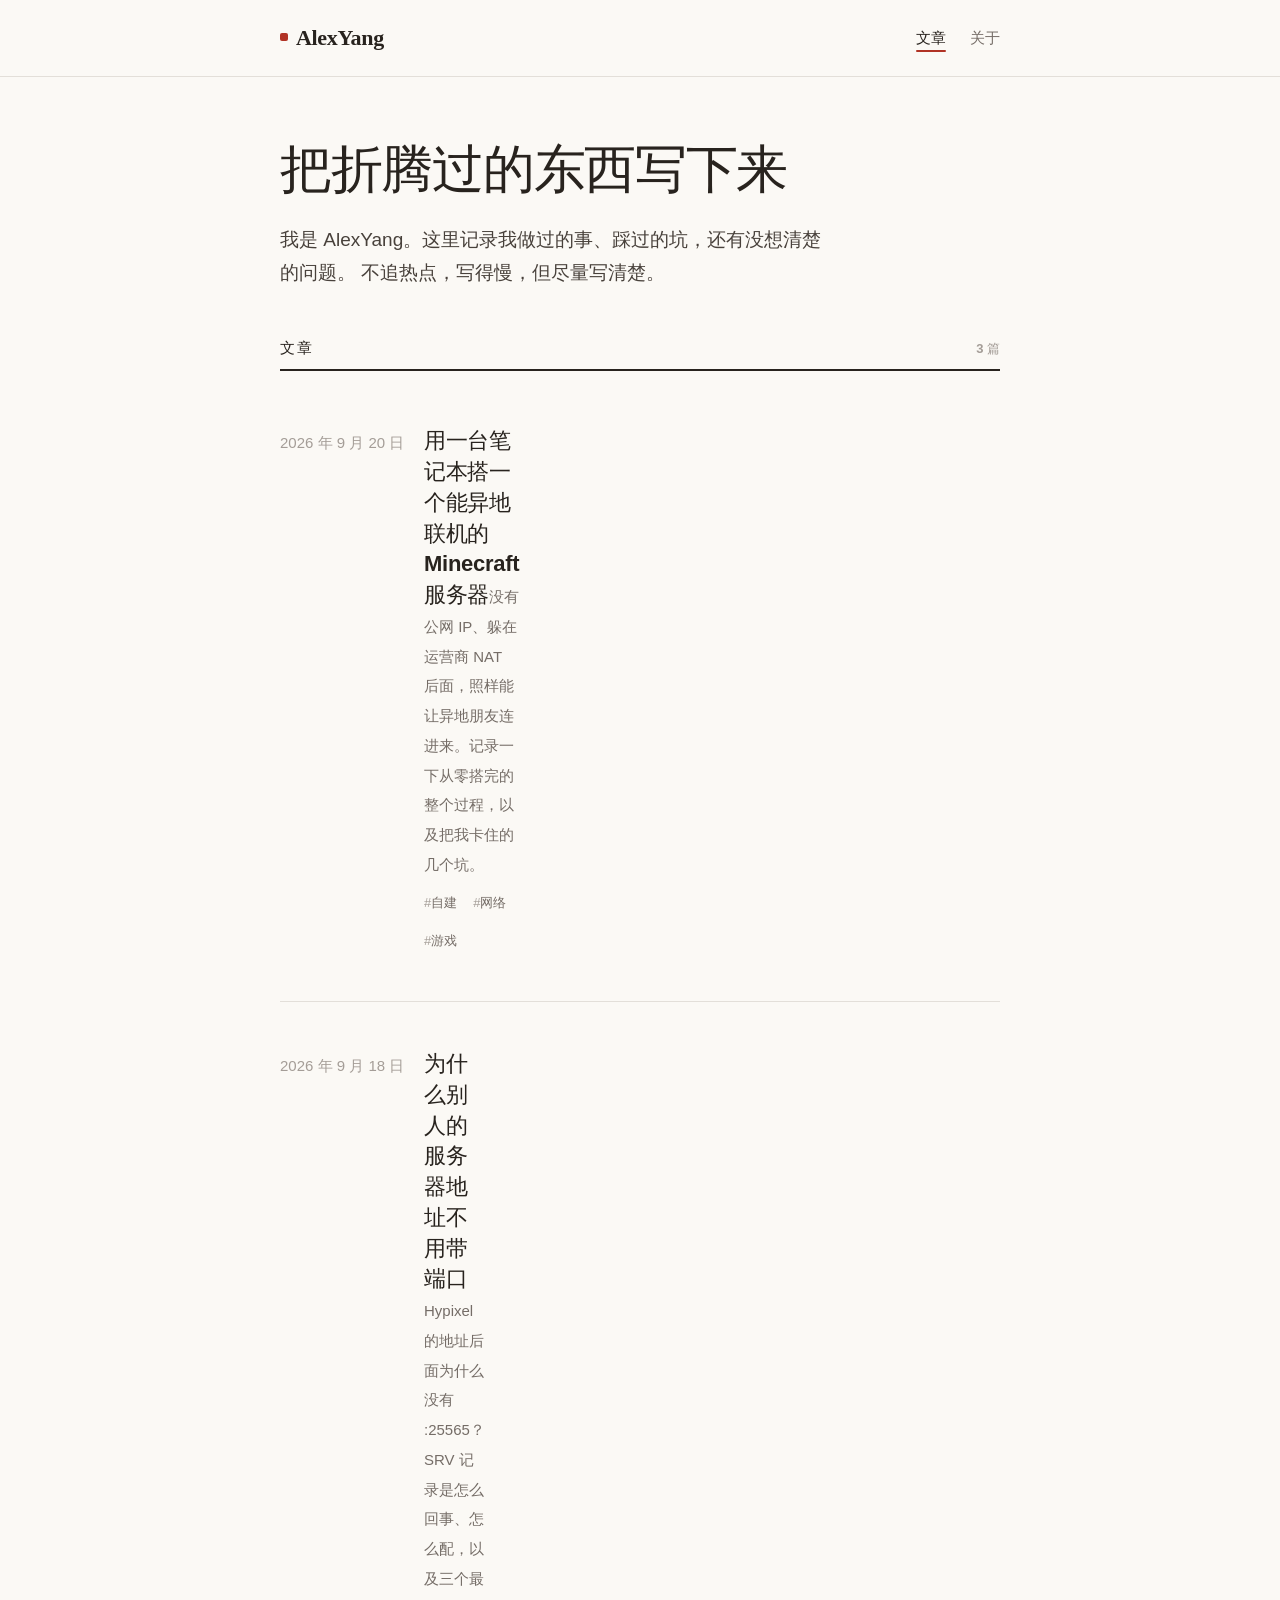
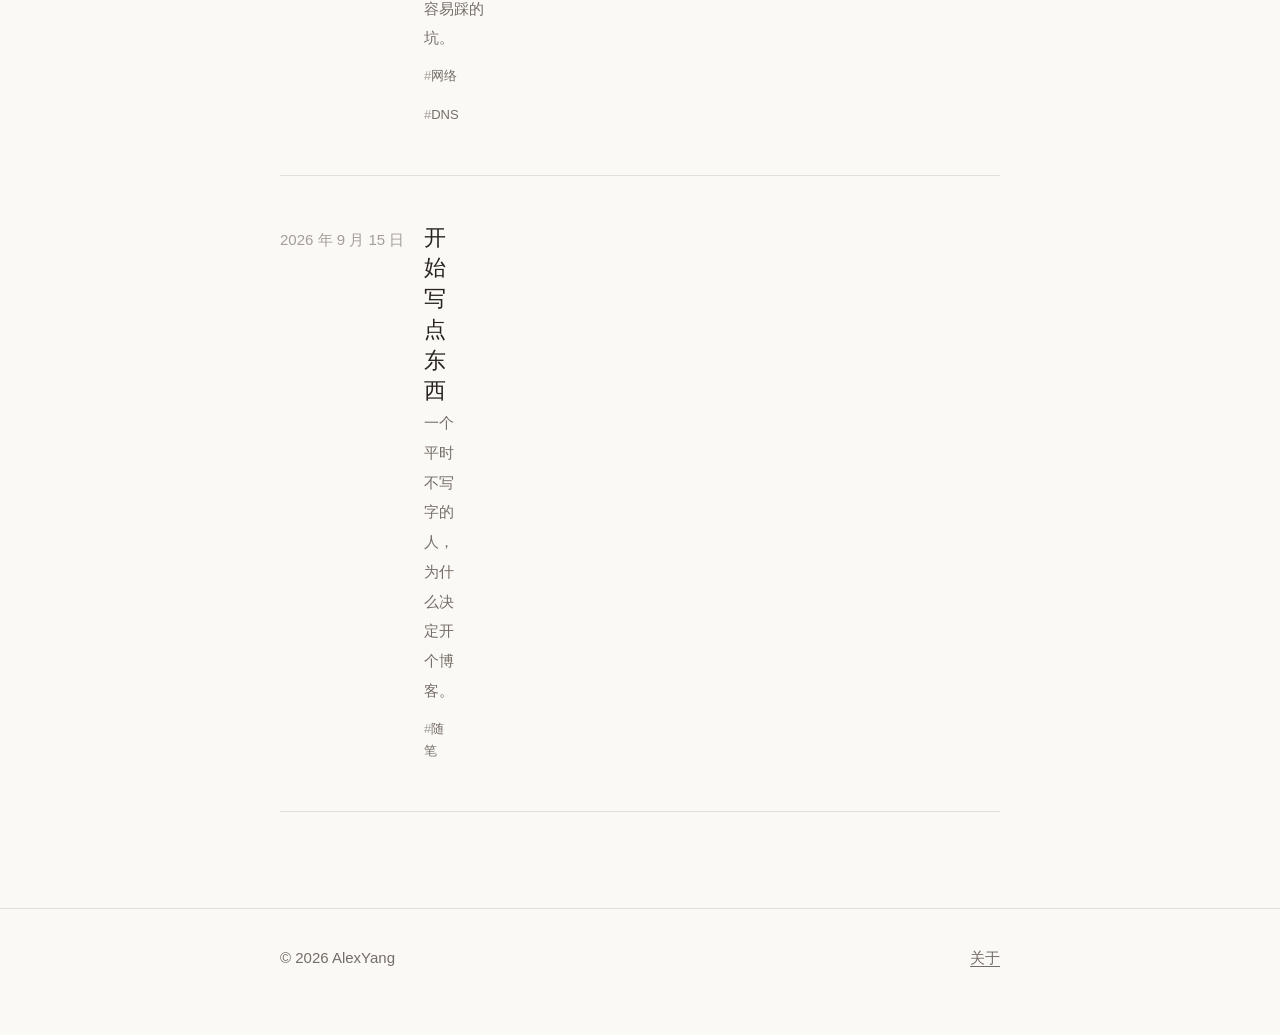
<file: index.html>
<!DOCTYPE html>
<html lang="zh-CN">
<head>
<meta charset="utf-8">
<meta name="viewport" content="width=device-width, initial-scale=1, viewport-fit=cover">
<title>AlexYang</title>
<meta name="description" content="AlexYang 的个人博客：记录做过的事、踩过的坑，和还没想清楚的问题。">
<meta name="color-scheme" content="light dark">
<meta property="og:type" content="website">
<meta property="og:title" content="AlexYang">
<meta property="og:description" content="记录做过的事、踩过的坑，和还没想清楚的问题。">
<meta property="og:url" content="https://alexyang.top/">
<link rel="stylesheet" href="assets/style.css">
<link rel="icon" href="data:image/svg+xml,%3Csvg xmlns='http://www.w3.org/2000/svg' viewBox='0 0 32 32'%3E%3Crect width='32' height='32' rx='7' fill='%23b03521'/%3E%3Ctext x='16' y='23' font-family='Georgia,serif' font-size='19' font-weight='700' fill='%23fff' text-anchor='middle'%3EA%3C/text%3E%3C/svg%3E">
</head>
<body data-page="index">

<a class="skip-link" href="#main">跳到正文</a>

<header class="site-header">
  <div class="site-header__inner">
    <a class="wordmark" href="index.html">
      <span class="wordmark__seal" aria-hidden="true"></span>AlexYang
    </a>
    <nav class="site-nav" aria-label="主导航">
      <a href="index.html" aria-current="page">文章</a>
      <a href="about.html">关于</a>
    </nav>
  </div>
</header>

<main id="main">
  <div class="shell">

    <section class="lede">
      <h1 class="lede__title">把折腾过的东西写下来</h1>
      <p class="lede__text">
        我是 AlexYang。这里记录我做过的事、踩过的坑，还有没想清楚的问题。
        不追热点，写得慢，但尽量写清楚。
      </p>
    </section>

    <h2 class="section-head">
      <span class="section-head__title">文章</span>
      <span class="section-head__count" id="post-count">加载中</span>
    </h2>

    <!-- 加载态：真实存在于 DOM 中，JS 拿到数据后整体替换 -->
    <ul class="skeleton" id="post-list" aria-busy="true" aria-label="文章列表加载中">
      <li>
        <span class="sk-bar sk-bar--date"></span>
        <span>
          <span class="sk-bar sk-bar--title" style="display:block"></span>
          <span class="sk-bar sk-bar--summary" style="display:block"></span>
          <span class="sk-bar sk-bar--summary2" style="display:block"></span>
        </span>
      </li>
      <li>
        <span class="sk-bar sk-bar--date"></span>
        <span>
          <span class="sk-bar sk-bar--title" style="display:block;width:58%"></span>
          <span class="sk-bar sk-bar--summary" style="display:block;width:80%"></span>
        </span>
      </li>
      <li>
        <span class="sk-bar sk-bar--date"></span>
        <span>
          <span class="sk-bar sk-bar--title" style="display:block;width:66%"></span>
          <span class="sk-bar sk-bar--summary" style="display:block;width:88%"></span>
          <span class="sk-bar sk-bar--summary2" style="display:block;width:52%"></span>
        </span>
      </li>
    </ul>

    <noscript>
      <div class="error-box">
        <p class="error-box__title">需要开启 JavaScript</p>
        <p class="error-box__text">文章列表由浏览器在本地渲染。开启 JavaScript 后刷新即可。</p>
        <p class="error-box__text">也可以直接访问 <a href="about.html">关于</a> 页面。</p>
      </div>
    </noscript>

  </div>
</main>

<footer class="site-footer">
  <div class="site-footer__inner">
    <span>© 2026 AlexYang</span>
    <span><a href="about.html">关于</a></span>
  </div>
</footer>

<script src="assets/app.js"></script>
</body>
</html>
</file>
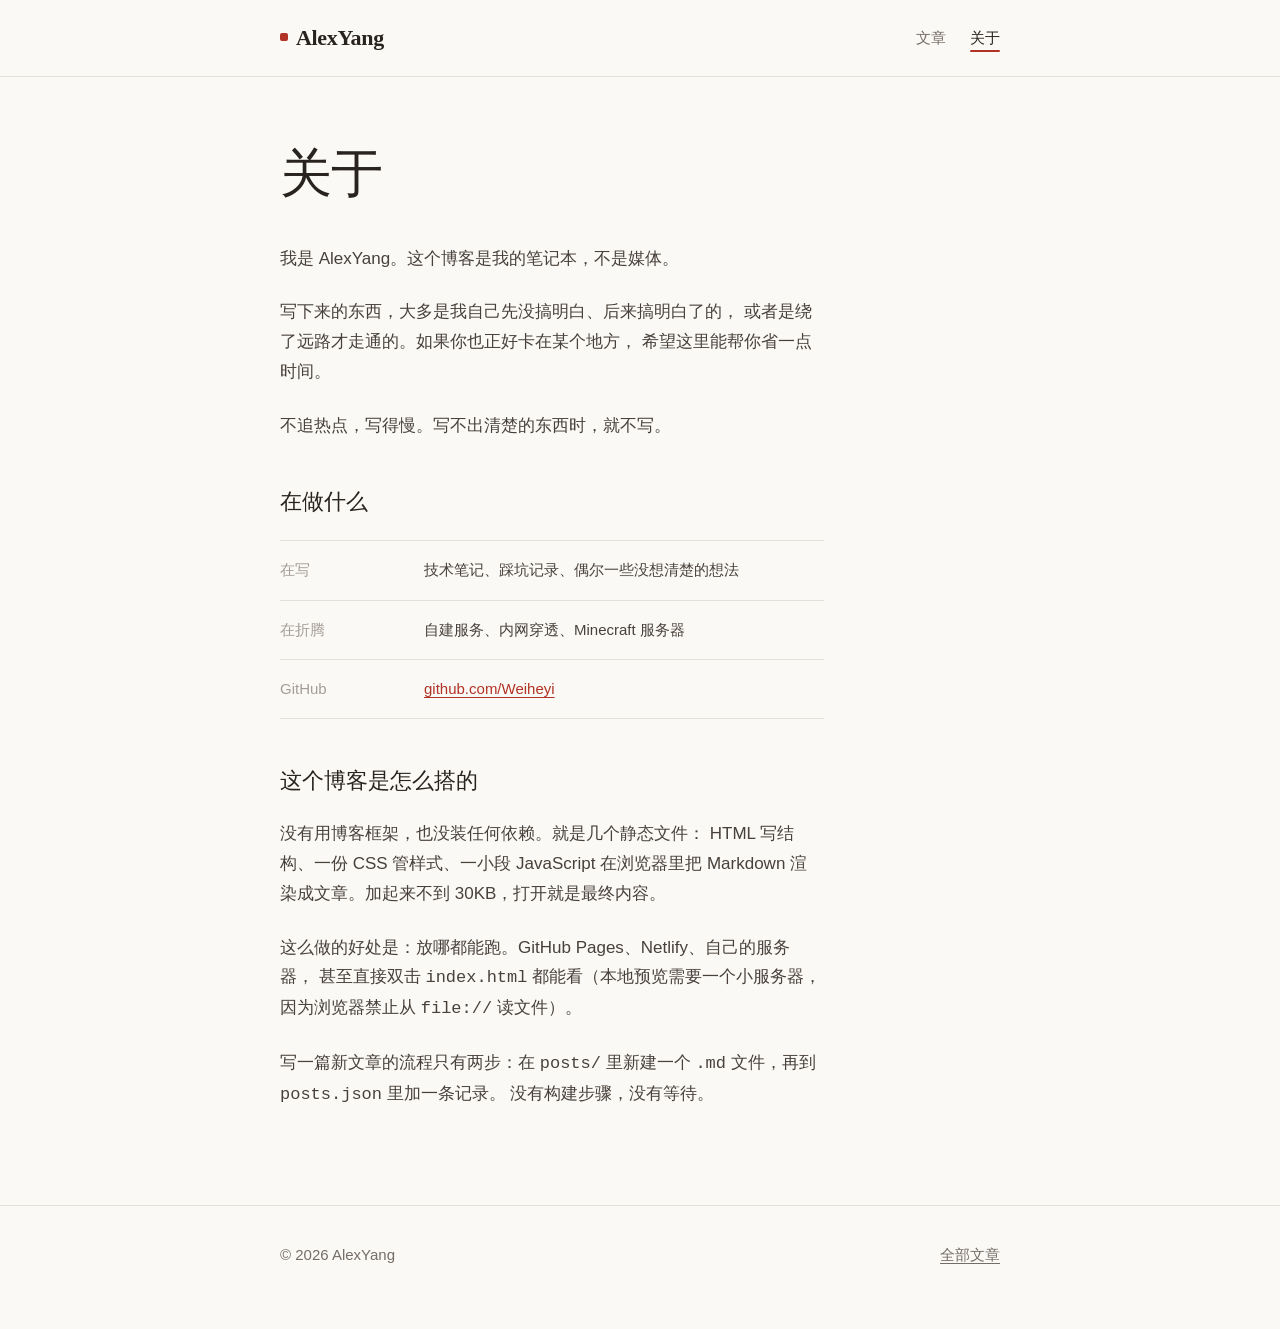
<file: about.html>
<!DOCTYPE html>
<html lang="zh-CN">
<head>
<meta charset="utf-8">
<meta name="viewport" content="width=device-width, initial-scale=1, viewport-fit=cover">
<title>关于 · AlexYang</title>
<meta name="description" content="关于 AlexYang，以及这个博客是怎么搭起来的。">
<meta name="color-scheme" content="light dark">
<link rel="stylesheet" href="assets/style.css">
<link rel="icon" href="data:image/svg+xml,%3Csvg xmlns='http://www.w3.org/2000/svg' viewBox='0 0 32 32'%3E%3Crect width='32' height='32' rx='7' fill='%23b03521'/%3E%3Ctext x='16' y='23' font-family='Georgia,serif' font-size='19' font-weight='700' fill='%23fff' text-anchor='middle'%3EA%3C/text%3E%3C/svg%3E">
</head>
<body data-page="about">

<a class="skip-link" href="#main">跳到正文</a>

<header class="site-header">
  <div class="site-header__inner">
    <a class="wordmark" href="index.html">
      <span class="wordmark__seal" aria-hidden="true"></span>AlexYang
    </a>
    <nav class="site-nav" aria-label="主导航">
      <a href="index.html">文章</a>
      <a href="about.html" aria-current="page">关于</a>
    </nav>
  </div>
</header>

<main id="main">
  <div class="shell">
    <section class="about">
      <h1 class="about__title">关于</h1>

      <div class="about__body">
        <p>
          我是 AlexYang。这个博客是我的笔记本，不是媒体。
        </p>
        <p>
          写下来的东西，大多是我自己先没搞明白、后来搞明白了的，
          或者是绕了远路才走通的。如果你也正好卡在某个地方，
          希望这里能帮你省一点时间。
        </p>
        <p>
          不追热点，写得慢。写不出清楚的东西时，就不写。
        </p>

        <h2>在做什么</h2>
        <ul class="fact-list">
          <li>
            <span class="fact-key">在写</span>
            <span class="fact-val">技术笔记、踩坑记录、偶尔一些没想清楚的想法</span>
          </li>
          <li>
            <span class="fact-key">在折腾</span>
            <span class="fact-val">自建服务、内网穿透、Minecraft 服务器</span>
          </li>
          <li>
            <span class="fact-key">GitHub</span>
            <span class="fact-val">
              <a href="https://github.com/Weiheyi" target="_blank" rel="noopener noreferrer">github.com/Weiheyi</a>
            </span>
          </li>
        </ul>

        <h2>这个博客是怎么搭的</h2>
        <p>
          没有用博客框架，也没装任何依赖。就是几个静态文件：
          HTML 写结构、一份 CSS 管样式、一小段 JavaScript 在浏览器里把
          Markdown 渲染成文章。加起来不到 30KB，打开就是最终内容。
        </p>
        <p>
          这么做的好处是：放哪都能跑。GitHub Pages、Netlify、自己的服务器，
          甚至直接双击 <code>index.html</code> 都能看（本地预览需要一个小服务器，
          因为浏览器禁止从 <code>file://</code> 读文件）。
        </p>
        <p>
          写一篇新文章的流程只有两步：在 <code>posts/</code> 里新建一个
          <code>.md</code> 文件，再到 <code>posts.json</code> 里加一条记录。
          没有构建步骤，没有等待。
        </p>
      </div>
    </section>
  </div>
</main>

<footer class="site-footer">
  <div class="site-footer__inner">
    <span>© 2026 AlexYang</span>
    <span><a href="index.html">全部文章</a></span>
  </div>
</footer>

</body>
</html>
</file>
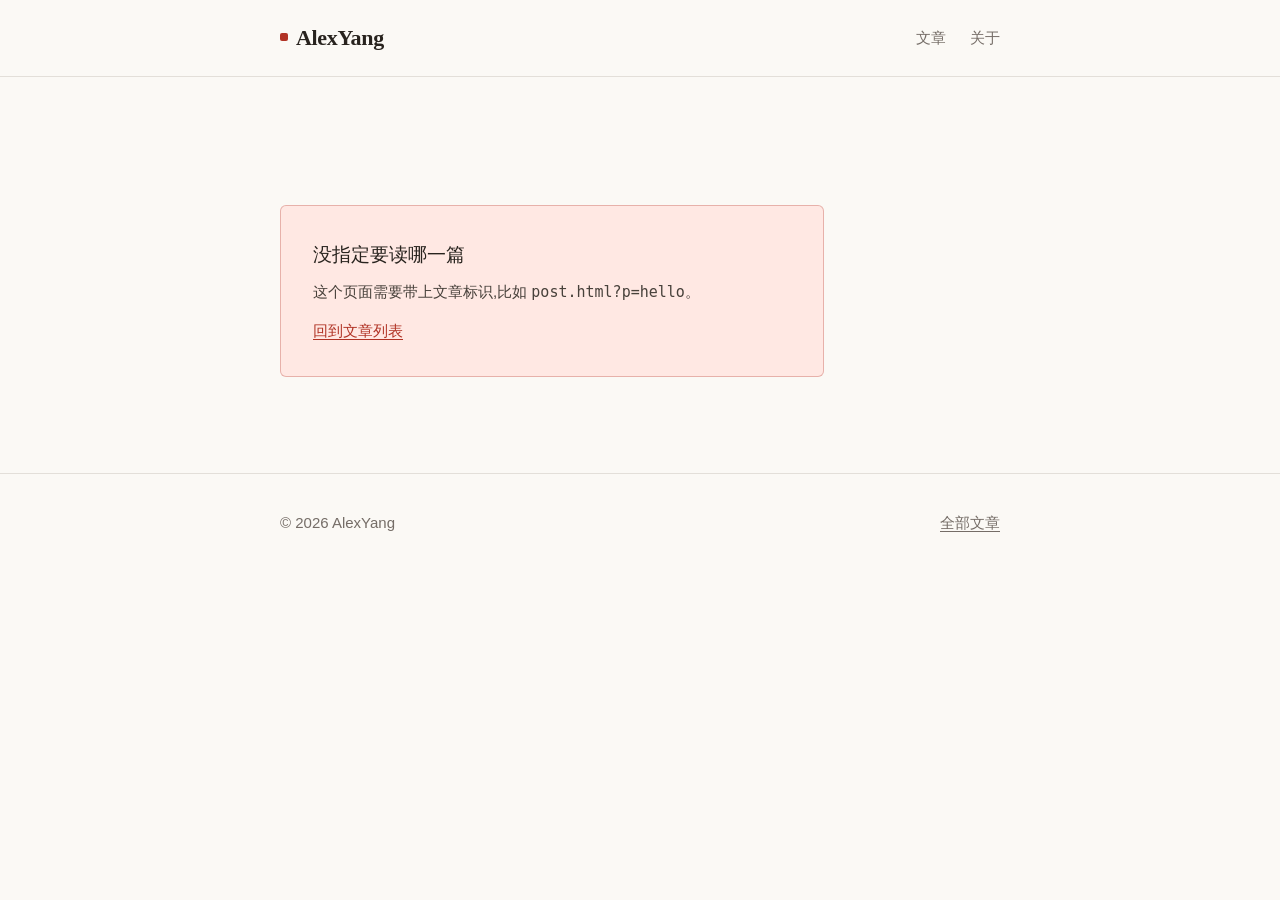
<file: post.html>
<!DOCTYPE html>
<html lang="zh-CN">
<head>
<meta charset="utf-8">
<meta name="viewport" content="width=device-width, initial-scale=1, viewport-fit=cover">
<title>文章 · AlexYang</title>
<meta name="description" content="AlexYang 的博客文章。">
<meta name="color-scheme" content="light dark">
<link rel="stylesheet" href="assets/style.css">
<link rel="icon" href="data:image/svg+xml,%3Csvg xmlns='http://www.w3.org/2000/svg' viewBox='0 0 32 32'%3E%3Crect width='32' height='32' rx='7' fill='%23b03521'/%3E%3Ctext x='16' y='23' font-family='Georgia,serif' font-size='19' font-weight='700' fill='%23fff' text-anchor='middle'%3EA%3C/text%3E%3C/svg%3E">
</head>
<body data-page="post">

<a class="skip-link" href="#main">跳到正文</a>

<header class="site-header">
  <div class="site-header__inner">
    <a class="wordmark" href="index.html">
      <span class="wordmark__seal" aria-hidden="true"></span>AlexYang
    </a>
    <nav class="site-nav" aria-label="主导航">
      <a href="index.html">文章</a>
      <a href="about.html">关于</a>
    </nav>
  </div>
</header>

<main id="main">
  <div class="shell">
    <article class="article" id="post">

      <!-- 加载态：文章加载完成后整体替换 -->
      <header class="article__header">
        <p class="article__eyebrow">正在读取</p>
        <h1 class="article__title" style="color:var(--ink-faint)">载入中…</h1>
        <div class="article__meta">
          <span class="sk-bar sk-bar--date" style="display:inline-block;width:7rem"></span>
        </div>
      </header>
      <div class="prose" aria-busy="true">
        <p class="sk-bar sk-bar--summary" style="display:block"></p>
        <p class="sk-bar sk-bar--summary" style="display:block;width:88%"></p>
        <p class="sk-bar sk-bar--summary2" style="display:block;width:64%"></p>
      </div>

    </article>
  </div>
</main>

<footer class="site-footer">
  <div class="site-footer__inner">
    <span>© 2026 AlexYang</span>
    <span><a href="index.html">全部文章</a></span>
  </div>
</footer>

<script src="assets/app.js"></script>
</body>
</html>
</file>
<file: assets/style.css>
@charset "UTF-8";

/* ==========================================================================
   AlexYang —— 设计系统
   登记册:Brand(个人博客 = 长文阅读界面)
   工作模式:Learn —— 阅读流、节奏、可读的行宽
   配色意图:暖纸底 + 印章红。中性色向强调色轻微偏移,表面才有"被设计过"的
             温度,而不是一片死灰。
   ========================================================================== */

/* --------------------------------------------------------------------------
   1. 设计令牌
   每个色值先给十六进制回退,再给 OKLCH。老浏览器拿到合理的颜色,
   现代浏览器拿到感知均匀的色阶。
   -------------------------------------------------------------------------- */
:root {
  /* 表面 —— 暖纸 */
  --bg:            #fbf9f6;
  --bg:            oklch(98.2% 0.005 78);
  --surface:       #ffffff;
  --surface:       oklch(100% 0 0);
  --surface-sunk:  #f4f1ec;
  --surface-sunk:  oklch(96.2% 0.008 78);

  /* 墨色 —— 暖调近黑,不用纯黑 */
  --ink:           #2f2b27;
  --ink:           oklch(26% 0.012 62);
  --ink-body:      #4a443e;
  --ink-body:      oklch(38% 0.014 62);
  --ink-muted:     #786f67;
  --ink-muted:     oklch(54% 0.014 62);
  --ink-faint:     #a49c93;
  --ink-faint:     oklch(70% 0.012 62);

  /* 线 */
  --line:          #e6e0d8;
  --line:          oklch(90.5% 0.009 74);
  --line-strong:   #d3cbc1;
  --line-strong:   oklch(84% 0.012 74);

  /* 强调色 —— 印章红 */
  --accent:        #b03521;
  --accent:        oklch(51% 0.165 30);
  --accent-hover:  #8f2a1a;
  --accent-hover:  oklch(44% 0.155 30);
  --accent-soft:   #fbeae5;
  --accent-soft:   oklch(95% 0.028 32);
  --accent-ink:    #ffffff;

  /* 字体 —— 中文必须走系统栈:Google Fonts 在国内不可达,
     中文 Web 字体会额外拖 5-10MB。拉丁部分用衬线体做对比。 */
  --font-sans: -apple-system, BlinkMacSystemFont, "Segoe UI", "PingFang SC",
               "Hiragino Sans GB", "Microsoft YaHei", "Noto Sans CJK SC",
               "Source Han Sans SC", sans-serif;
  --font-serif: Georgia, "Times New Roman", "Songti SC", "Source Han Serif SC",
                "Noto Serif CJK SC", serif;
  --font-mono: ui-monospace, SFMono-Regular, "SF Mono", Consolas,
               "Liberation Mono", Menlo, monospace;

  /* 字阶 —— 相邻级差 ≥1.3,层级才立得住 */
  --fs-xs:   0.8125rem;
  --fs-sm:   0.9375rem;
  --fs-base: 1.0625rem;
  --fs-md:   1.1875rem;
  --fs-lg:   1.375rem;
  --fs-xl:   1.75rem;
  --fs-2xl:  2.125rem;
  --fs-3xl:  2.75rem;
  --fs-display: clamp(2.25rem, 5.5vw, 3.25rem);

  /* 间距 —— 4px 为 1 单位,16px 为段落级,36px 为区块级 */
  --s1: 4px;  --s2: 8px;  --s3: 12px; --s4: 16px;
  --s5: 24px; --s6: 32px; --s7: 36px; --s8: 48px;
  --s9: 64px; --s10: 96px;

  /* 行宽 —— 正文 60-76ch */
  --measure: 34rem;
  --measure-wide: 44rem;

  --radius-sm: 3px;
  --radius: 6px;
  --radius-lg: 10px;

  --ease-out: cubic-bezier(0.16, 1, 0.3, 1);
  --dur-fast: 140ms;
  --dur: 240ms;
}

/* 深色 —— 暖调深色,不是纯黑。浅色文字在深底上光学更细,需要补偿 */
@media (prefers-color-scheme: dark) {
  :root {
    --bg:           #232120;
    --bg:           oklch(19.5% 0.006 62);
    --surface:      #2b2826;
    --surface:      oklch(23% 0.007 62);
    --surface-sunk: #1c1a19;
    --surface-sunk: oklch(16% 0.006 62);

    --ink:          #ede9e4;
    --ink:          oklch(93% 0.006 78);
    --ink-body:     #cfc8c0;
    --ink-body:     oklch(83% 0.009 78);
    --ink-muted:    #9c948b;
    --ink-muted:    oklch(64% 0.011 70);
    --ink-faint:    #736c65;
    --ink-faint:    oklch(48% 0.011 70);

    --line:         #3a3633;
    --line:         oklch(31% 0.007 62);
    --line-strong:  #4a4541;
    --line-strong:  oklch(38% 0.008 62);

    --accent:       #e8735a;
    --accent:       oklch(68% 0.155 32);
    --accent-hover: #f08a73;
    --accent-hover: oklch(74% 0.145 32);
    --accent-soft:  #3b2621;
    --accent-soft:  oklch(27% 0.045 30);
    --accent-ink:   #1a1210;

    --radius-sm: 3px;
  }
}

/* --------------------------------------------------------------------------
   2. 基础
   -------------------------------------------------------------------------- */
*, *::before, *::after { box-sizing: border-box; }

html {
  -webkit-text-size-adjust: 100%;
  scroll-behavior: smooth;
}

body {
  margin: 0;
  background: var(--bg);
  color: var(--ink-body);
  font-family: var(--font-sans);
  font-size: var(--fs-base);
  line-height: 1.75;
  /* 浅色文字在深底上更细,补一点字距 */
  font-synthesis-weight: none;
  -webkit-font-smoothing: antialiased;
  text-rendering: optimizeLegibility;
}

@media (prefers-color-scheme: dark) {
  body { letter-spacing: 0.011em; line-height: 1.82; }
}

h1, h2, h3, h4 {
  color: var(--ink);
  line-height: 1.28;
  font-weight: 650;
  margin: 0;
  text-wrap: balance;
}

p { margin: 0; }

a {
  color: var(--accent);
  text-decoration-thickness: 1px;
  text-underline-offset: 3px;
  transition: color var(--dur-fast) var(--ease-out);
}
a:hover { color: var(--accent-hover); }

img { max-width: 100%; height: auto; display: block; }

hr {
  border: 0;
  border-top: 1px solid var(--line);
  margin: var(--s9) 0;
}

::selection {
  background: var(--accent-soft);
  color: var(--ink);
}

/* 焦点 —— 全站统一,虚线以示"这是焦点"而非"这是选中" */
:focus-visible {
  outline: 2px dashed var(--accent);
  outline-offset: 3px;
  border-radius: var(--radius-sm);
}
/* 鼠标点击不显示焦点环 */
:focus:not(:focus-visible) { outline: none; }

/* 跳转到正文 —— 键盘用户的第一个 Tab */
.skip-link {
  position: absolute;
  left: var(--s4);
  top: -100px;
  z-index: 100;
  padding: var(--s3) var(--s5);
  background: var(--accent);
  color: var(--accent-ink);
  border-radius: var(--radius);
  text-decoration: none;
  font-weight: 600;
  font-size: var(--fs-sm);
  transition: top var(--dur) var(--ease-out);
}
.skip-link:focus { top: var(--s4); color: var(--accent-ink); }

/* 仅屏幕阅读器可见 */
.sr-only {
  position: absolute;
  width: 1px; height: 1px;
  padding: 0; margin: -1px;
  overflow: hidden;
  clip: rect(0 0 0 0);
  white-space: nowrap;
  border: 0;
}

/* --------------------------------------------------------------------------
   3. 骨架
   -------------------------------------------------------------------------- */
.shell {
  max-width: var(--measure-wide);
  margin: 0 auto;
  padding: 0 var(--s5);
}

.site-header {
  border-bottom: 1px solid var(--line);
  background: var(--bg);
  position: sticky;
  top: 0;
  z-index: 10;
  backdrop-filter: saturate(1.4) blur(8px);
}

.site-header__inner {
  max-width: var(--measure-wide);
  margin: 0 auto;
  padding: var(--s4) var(--s5);
  display: flex;
  align-items: center;
  justify-content: space-between;
  gap: var(--s5);
  min-height: 64px;
}

.wordmark {
  font-family: var(--font-serif);
  font-size: var(--fs-lg);
  font-weight: 700;
  color: var(--ink);
  text-decoration: none;
  letter-spacing: -0.015em;
  /* 触控目标撑到 44px */
  display: inline-flex;
  align-items: center;
  min-height: 44px;
}
.wordmark:hover { color: var(--accent); }
.wordmark__seal {
  display: inline-block;
  width: 8px; height: 8px;
  background: var(--accent);
  border-radius: 2px;
  margin-right: var(--s2);
  transform: translateY(-1px);
}

.site-nav {
  display: flex;
  align-items: center;
  gap: var(--s5);
  font-size: var(--fs-sm);
}
.site-nav a {
  color: var(--ink-muted);
  text-decoration: none;
  font-weight: 500;
  display: inline-flex;
  align-items: center;
  min-height: 44px;
  position: relative;
}
.site-nav a:hover { color: var(--ink); }
.site-nav a[aria-current="page"] { color: var(--ink); }
.site-nav a[aria-current="page"]::after {
  content: "";
  position: absolute;
  left: 0; right: 0; bottom: 8px;
  height: 2px;
  background: var(--accent);
  border-radius: 1px;
}

main { display: block; }

.site-footer {
  border-top: 1px solid var(--line);
  margin-top: var(--s10);
  padding: var(--s7) 0 var(--s9);
  font-size: var(--fs-sm);
  color: var(--ink-muted);
}
.site-footer__inner {
  max-width: var(--measure-wide);
  margin: 0 auto;
  padding: 0 var(--s5);
  display: flex;
  flex-wrap: wrap;
  gap: var(--s4) var(--s6);
  justify-content: space-between;
}
.site-footer a { color: var(--ink-muted); }
.site-footer a:hover { color: var(--accent); }

/* --------------------------------------------------------------------------
   4. 首页 —— 导语 + 文章索引
   Learn 模式:先给一句"这里是什么",再给有条理的阅读路径。
   列表用分隔线,不用卡片 —— 卡片的形状是在替内容做决定。
   -------------------------------------------------------------------------- */
.lede { padding: var(--s9) 0 var(--s8); }

.lede__title {
  font-family: var(--font-serif);
  font-size: var(--fs-display);
  line-height: 1.12;
  letter-spacing: -0.025em;
  color: var(--ink);
  margin-bottom: var(--s5);
  max-width: 20ch;
}

.lede__text {
  max-width: var(--measure);
  font-size: var(--fs-md);
  color: var(--ink-body);
}

.section-head {
  display: flex;
  align-items: baseline;
  justify-content: space-between;
  gap: var(--s4);
  padding-bottom: var(--s3);
  border-bottom: 2px solid var(--ink);
  margin-bottom: var(--s2);
}
.section-head__title {
  font-size: var(--fs-sm);
  font-weight: 700;
  letter-spacing: 0.12em;
  text-transform: uppercase;
  color: var(--ink);
}
.section-head__count {
  font-size: var(--fs-xs);
  color: var(--ink-faint);
  font-variant-numeric: tabular-nums;
}

/* 文章索引 */
.post-list { list-style: none; margin: 0 0 var(--s10); padding: 0; }

.post-item { border-bottom: 1px solid var(--line); }

.post-item__link {
  display: grid;
  grid-template-columns: 7.5rem 1fr;
  gap: var(--s5);
  padding: var(--s5) var(--s3);
  margin: 0 calc(var(--s3) * -1);
  border-radius: var(--radius);
  text-decoration: none;
  color: inherit;
  transition: background var(--dur-fast) var(--ease-out);
}
.post-item__link:hover { background: var(--surface-sunk); }

.post-item__date {
  font-size: var(--fs-sm);
  color: var(--ink-faint);
  font-variant-numeric: tabular-nums;
  padding-top: 3px;
  white-space: nowrap;
}

.post-item__title {
  font-size: var(--fs-lg);
  font-weight: 650;
  color: var(--ink);
  line-height: 1.3;
  letter-spacing: -0.012em;
  text-wrap: balance;
}
.post-item__link:hover .post-item__title { color: var(--accent); }

.post-item__summary {
  margin-top: var(--s2);
  font-size: var(--fs-sm);
  color: var(--ink-muted);
  line-height: 1.7;
  max-width: var(--measure);
}

.post-item__meta {
  margin-top: var(--s3);
  font-size: var(--fs-xs);
  color: var(--ink-faint);
  display: flex;
  flex-wrap: wrap;
  gap: var(--s4);
}
.post-item__tag {
  color: var(--ink-muted);
}
.post-item__tag::before { content: "#"; color: var(--ink-faint); }

/* --------------------------------------------------------------------------
   5. 文章页
   -------------------------------------------------------------------------- */
.article { padding-top: var(--s9); }

.article__header { margin-bottom: var(--s7); }

.article__eyebrow {
  font-size: var(--fs-xs);
  letter-spacing: 0.12em;
  text-transform: uppercase;
  color: var(--accent);
  font-weight: 700;
  margin-bottom: var(--s4);
}

.article__title {
  font-family: var(--font-serif);
  font-size: var(--fs-3xl);
  line-height: 1.15;
  letter-spacing: -0.028em;
  color: var(--ink);
  margin-bottom: var(--s5);
  max-width: var(--measure-wide);
}

.article__meta {
  display: flex;
  flex-wrap: wrap;
  align-items: center;
  gap: var(--s3) var(--s5);
  font-size: var(--fs-sm);
  color: var(--ink-muted);
  padding-bottom: var(--s5);
  border-bottom: 1px solid var(--line);
}
.article__meta span { display: inline-flex; align-items: center; gap: var(--s2); }
.article__meta .dot { color: var(--ink-faint); }

/* 正文排版 */
.prose {
  max-width: var(--measure);
  font-size: var(--fs-base);
  line-height: 1.85;
  color: var(--ink-body);
}
.prose > * + * { margin-top: var(--s5); }

.prose h2 {
  font-size: var(--fs-xl);
  margin-top: var(--s9);
  margin-bottom: var(--s4);
  letter-spacing: -0.018em;
  scroll-margin-top: 88px;
}
.prose h3 {
  font-size: var(--fs-lg);
  margin-top: var(--s8);
  margin-bottom: var(--s3);
  letter-spacing: -0.012em;
  scroll-margin-top: 88px;
}
.prose h2 + *, .prose h3 + * { margin-top: 0; }

.prose strong { color: var(--ink); font-weight: 650; }

.prose a {
  color: var(--accent);
  text-decoration: underline;
  text-decoration-color: color-mix(in oklch, var(--accent) 35%, transparent);
  text-decoration-thickness: 1px;
  text-underline-offset: 3px;
}
.prose a:hover { text-decoration-color: currentColor; }

.prose ul, .prose ol { padding-left: 1.4em; }
.prose li + li { margin-top: var(--s2); }
.prose li::marker { color: var(--ink-faint); }

.prose blockquote {
  margin: var(--s6) 0;
  padding: var(--s1) 0 var(--s1) var(--s5);
  border-left: 3px solid var(--accent);
  color: var(--ink-muted);
  font-style: normal;
}
.prose blockquote p + p { margin-top: var(--s3); }

.prose code {
  font-family: var(--font-mono);
  font-size: 0.875em;
  background: var(--surface-sunk);
  border: 1px solid var(--line);
  border-radius: var(--radius-sm);
  padding: 0.12em 0.38em;
  color: var(--ink);
  word-break: break-word;
}

.prose pre {
  background: var(--surface-sunk);
  border: 1px solid var(--line);
  border-radius: var(--radius);
  padding: var(--s5);
  overflow-x: auto;
  font-size: var(--fs-sm);
  line-height: 1.7;
  margin: var(--s6) 0;
}
.prose pre code {
  background: none;
  border: 0;
  padding: 0;
  font-size: inherit;
}

.prose img {
  border-radius: var(--radius);
  border: 1px solid var(--line);
  margin: var(--s6) 0;
}

.prose table {
  width: 100%;
  border-collapse: collapse;
  font-size: var(--fs-sm);
  margin: var(--s6) 0;
  display: block;
  overflow-x: auto;
}
.prose th, .prose td {
  border-bottom: 1px solid var(--line);
  padding: var(--s3) var(--s4);
  text-align: left;
}
.prose th {
  color: var(--ink);
  font-weight: 650;
  border-bottom-width: 2px;
  border-bottom-color: var(--line-strong);
  white-space: nowrap;
}

/* 文章底部翻页 */
.article__foot {
  max-width: var(--measure);
  margin-top: var(--s9);
  padding-top: var(--s6);
  border-top: 1px solid var(--line);
  display: flex;
  justify-content: space-between;
  gap: var(--s5);
  font-size: var(--fs-sm);
}
.article__foot a {
  color: var(--ink-muted);
  text-decoration: none;
  display: flex;
  flex-direction: column;
  gap: var(--s1);
  max-width: 45%;
}
.article__foot a:hover { color: var(--accent); }
.article__foot a span:first-child {
  font-size: var(--fs-xs);
  color: var(--ink-faint);
  letter-spacing: 0.06em;
}
.article__foot a:last-child { text-align: right; margin-left: auto; }

/* --------------------------------------------------------------------------
   6. 关于页
   -------------------------------------------------------------------------- */
.about { padding-top: var(--s9); }
.about__title {
  font-family: var(--font-serif);
  font-size: var(--fs-display);
  letter-spacing: -0.025em;
  margin-bottom: var(--s7);
}
.about__body { max-width: var(--measure); }
.about__body > * + * { margin-top: var(--s5); }
.about__body h2 {
  font-size: var(--fs-lg);
  margin-top: var(--s8);
  margin-bottom: var(--s3);
}

.fact-list {
  list-style: none;
  padding: 0;
  margin: var(--s5) 0;
  border-top: 1px solid var(--line);
}
.fact-list li {
  display: grid;
  grid-template-columns: 8rem 1fr;
  gap: var(--s4);
  padding: var(--s4) 0;
  border-bottom: 1px solid var(--line);
  font-size: var(--fs-sm);
}
.fact-list dt, .fact-list .fact-key {
  color: var(--ink-faint);
  margin: 0;
}
.fact-list .fact-val { color: var(--ink-body); margin: 0; }

/* --------------------------------------------------------------------------
   7. 状态:加载 / 空 / 错误
   每个状态都是一等公民,不是事后补的。
   -------------------------------------------------------------------------- */

/* 加载骨架 */
.skeleton { list-style: none; margin: 0; padding: 0; }
.skeleton li {
  border-bottom: 1px solid var(--line);
  padding: var(--s5) 0;
  display: grid;
  grid-template-columns: 7.5rem 1fr;
  gap: var(--s5);
}
.sk-bar {
  background: var(--surface-sunk);
  border-radius: var(--radius-sm);
  height: 0.7em;
  animation: sk-pulse 1.5s ease-in-out infinite;
}
.sk-bar--date { width: 5rem; }
.sk-bar--title { width: 72%; height: 0.95em; }
.sk-bar--summary { width: 92%; margin-top: var(--s3); }
.sk-bar--summary2 { width: 64%; margin-top: var(--s2); }

@keyframes sk-pulse {
  0%, 100% { opacity: 1; }
  50%      { opacity: 0.45; }
}

/* 空状态 —— 说清楚这里该有什么、为什么值得填 */
.empty {
  padding: var(--s9) 0;
  max-width: var(--measure);
  border-bottom: 1px solid var(--line);
}
.empty__title {
  font-size: var(--fs-lg);
  color: var(--ink);
  margin-bottom: var(--s3);
}
.empty__text { color: var(--ink-muted); font-size: var(--fs-sm); }
.empty__hint {
  margin-top: var(--s5);
  padding: var(--s4);
  background: var(--surface-sunk);
  border-radius: var(--radius);
  font-size: var(--fs-sm);
  color: var(--ink-muted);
}
.empty__hint code {
  font-family: var(--font-mono);
  font-size: 0.9em;
  color: var(--ink);
}

/* 错误状态 —— 说清哪里断了、下一步做什么 */
.error-box {
  margin: var(--s9) 0;
  padding: var(--s6);
  max-width: var(--measure);
  background: var(--accent-soft);
  border: 1px solid color-mix(in oklch, var(--accent) 30%, transparent);
  border-radius: var(--radius);
}
.error-box__title {
  font-size: var(--fs-md);
  color: var(--ink);
  margin-bottom: var(--s2);
  display: flex;
  align-items: center;
  gap: var(--s2);
}
.error-box__text { font-size: var(--fs-sm); color: var(--ink-body); }
.error-box__text + .error-box__text { margin-top: var(--s3); }

/* 404 */
.notfound {
  padding: var(--s10) 0;
  max-width: var(--measure);
}
.notfound__code {
  font-family: var(--font-serif);
  font-size: var(--fs-display);
  color: var(--ink-faint);
  line-height: 1;
  margin-bottom: var(--s4);
}
.notfound__title {
  font-size: var(--fs-xl);
  color: var(--ink);
  margin-bottom: var(--s4);
}
.notfound__text { color: var(--ink-muted); margin-bottom: var(--s6); }

/* --------------------------------------------------------------------------
   8. 动效
   只在"能说明状态变化"的地方出现。全部走 transform / opacity,
   并尊重 prefers-reduced-motion。
   -------------------------------------------------------------------------- */
.reveal {
  opacity: 0;
  transform: translateY(10px);
  animation: reveal-in 460ms var(--ease-out) forwards;
}
@keyframes reveal-in {
  to { opacity: 1; transform: none; }
}

@media (prefers-reduced-motion: reduce) {
  html { scroll-behavior: auto; }
  *, *::before, *::after {
    animation-duration: 0.01ms !important;
    animation-iteration-count: 1 !important;
    transition-duration: 0.01ms !important;
  }
  .reveal { opacity: 1; transform: none; }
  .sk-bar { animation: none; opacity: 0.6; }
}

/* --------------------------------------------------------------------------
   9. 响应式 —— 改变编排,不只是压缩
   -------------------------------------------------------------------------- */
@media (max-width: 720px) {
  :root {
    --fs-base: 1.0625rem;
    --fs-3xl: 2.125rem;
  }
  .lede { padding: var(--s8) 0 var(--s7); }
  .article { padding-top: var(--s8); }

  /* 文章索引从两栏改成堆叠,日期移到标题上方 */
  .post-item__link {
    grid-template-columns: 1fr;
    gap: var(--s2);
    padding: var(--s5) var(--s3);
  }
  .post-item__date { padding-top: 0; order: -1; }
  .skeleton li { grid-template-columns: 1fr; gap: var(--s2); }

  .fact-list li { grid-template-columns: 1fr; gap: var(--s1); }

  .article__foot { flex-direction: column; }
  .article__foot a { max-width: none; }
  .article__foot a:last-child { text-align: left; margin-left: 0; }

  .site-header__inner { padding: var(--s3) var(--s5); min-height: 56px; }
}

@media (max-width: 400px) {
  .shell, .site-header__inner, .site-footer__inner { padding-inline: var(--s4); }
  .site-nav { gap: var(--s4); }
}

/* 大屏:正文保持行宽,外层留白加大 */
@media (min-width: 1100px) {
  :root { --measure-wide: 48rem; }
}

/* --------------------------------------------------------------------------
   10. 打印 —— 博客真正的用途之一:存成 PDF
   -------------------------------------------------------------------------- */
@media print {
  .site-header, .site-footer, .article__foot, .skip-link { display: none; }
  body { background: #fff; color: #000; font-size: 11pt; }
  .prose { max-width: none; }
  .prose a { color: #000; text-decoration: underline; }
  .prose pre { border: 1px solid #ccc; }
}
</file>
